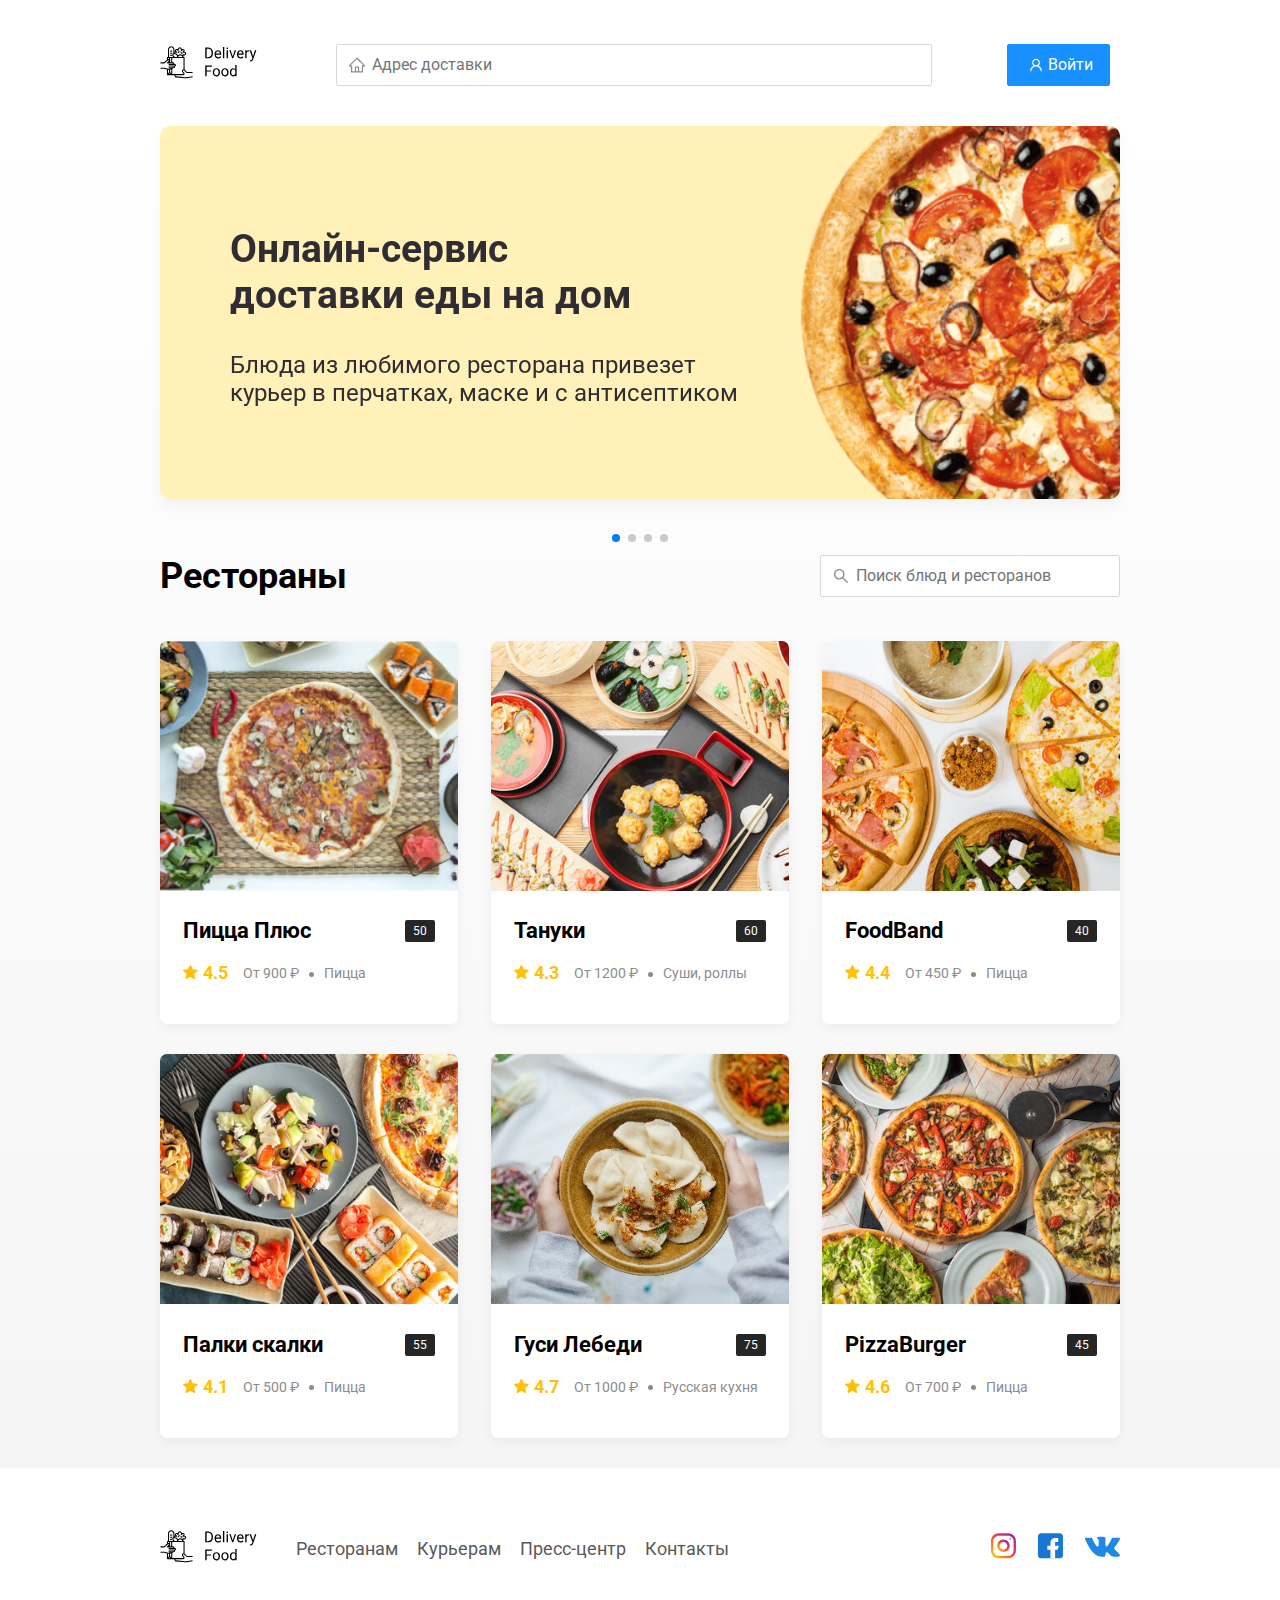
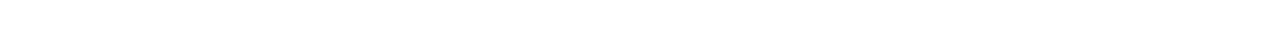
<file: index.html>
<!DOCTYPE html>
<html lang="ru">

<head>
    <meta charset="UTF-8"/>
    <meta name="viewport" content="width=device-width, initial-scale=1.0"/>
    <title>Delivery Food — доставка еды на дом</title>
    <link href="https://fonts.googleapis.com/css?family=Roboto:400,700&display=swap&subset=cyrillic" rel="stylesheet"/>
    <link rel="stylesheet" href="css/normalize.css"/>
    <link rel="stylesheet" href="css/style.css"/>
	<link rel="stylesheet" href="https://unpkg.com/swiper/swiper-bundle.min.css">
</head>

<body>
	<div class="container">
		<header class="header">
			<a class="logo">
				<img src="img/icon/logo.svg" alt="Logo"/>
			</a>
			<label class="address">
				<input type="text" class="input input-address" placeholder="Адрес доставки"/>
			</label>
			<div class="buttons">
				<span class="user-name"></span>
				<button class="button button-primary button-auth">
					<span class="button-auth-svg"></span>
					<span class="button-text">Войти</span>
				</button>
				<button class="button button-cart" id="cart-button">
					<span class="button-cart-svg"></span>
					<span class="button-text">Корзина</span>
				</button>
				<button class="button button-primary button-out">
					<span class="button-text">Выйти</span>
					<span class="button-out-svg"></span>
				</button>
			</div>
		</header>
	</div>
	<!-- /.container  -->

	<main class="main">
		<div class="container">
			<div class="swiper-container">
				<section class="container-promo swiper-wrapper">
					<section class="promo pizza swiper-slide">
						<h2 class="promo-title">Онлайн-сервис <br />доставки еды на дом</h2>
						<p class="promo-text">
							Блюда из любимого ресторана привезет курьер в перчатках, маске и с антисептиком
						</p>
					</section>
					<section class="promo kebab swiper-slide">
						<h2 class="promo-title">Шашлыки на майские <br> со скидкой 35%</h2>
						<p class="promo-text">
							Закажите шашлыки в любом ресторане до 10 мая и получите скидку по промокоду OMAGAD
						</p>
					</section>
					<section class="promo vegetables swiper-slide">
						<h2 class="promo-title">Скидка 20% на всю еду <br> по промокоду LOVE.JS</h2>
						<p class="promo-text">
							Блюдо из ресторана привезут вместе с двумя подарочными книгами по фронтенду
						</p>
					</section>
					<section class="promo sushi swiper-slide">
						<h2 class="promo-title">Сеты со скидкой до 30% <br> в ресторанах</h2>
						<p class="promo-text">
							Скидки на сеты до 30 мая по промокоду DADADA
						</p>
					</section>
				</section>
				<div class="swiper-pagination"></div>
				<!--<div class="swiper-button-prev"></div>
				<div class="swiper-button-next"></div>-->
			</div>
			<section class="restaurants">
				<div class="section-heading">
					<h2 class="section-title">Рестораны</h2>
					<label class="search">
						<input type="text" class="input input-search" placeholder="Поиск блюд и ресторанов"/>
					</label>
				</div>
				<div class="cards cards-restaurants">
					
				</div>
			</section>
			<section class="menu hide">
				<div class="section-heading">
					<h2 class="section-title restaurant-title">Пицца Плюс</h2>
					<div class="card-info">
						<div class="rating">
							4.5
						</div>
						<div class="price">От 900 ₽</div>
						<div class="category">Пицца</div>
					</div>
					<!-- /.card-info -->
				</div>
				<div class="cards cards-menu">
					
				</div>
				<!-- /.cards -->
			</section>

		</div>
		<!-- /.container -->
	</main>

	<footer class="footer">
		<div class="container">
			<div class="footer-block">
				<a href="#" class="logo footer-logo">
					<img src="img/icon/logo.svg" alt="Logo" />
				</a>
				<nav class="footer-nav">
					<a href="#" class="footer-link">Ресторанам </a>
					<a href="#" class="footer-link">Курьерам</a>
					<a href="#" class="footer-link">Пресс-центр</a>
					<a href="#" class="footer-link">Контакты</a>
				</nav>
				<div class="social-links">
					<a href="#" class="social-link"><img src="img/social/instagram.svg" alt="instagram"/></a>
					<a href="#" class="social-link"><img src="img/social/fb.svg" alt="facebook"/></a>
					<a href="#" class="social-link"><img src="img/social/vk.svg" alt="vk"/></a>
				</div>
				<!-- /.social-links -->
			</div>
			<!-- /.footer-block -->
		</div>
	</footer>

	<div class="modal modal-cart">
		<div class="modal-dialog">
			<div class="modal-header">
				<h3 class="modal-title">Корзина</h3>
				<button class="close">&times;</button>
			</div>
			<!-- /.modal-header -->
			<div class="modal-body">
				<div class="food-row">
					<span class="food-name">Ролл угорь стандарт</span>
					<strong class="food-price">250 ₽</strong>
					<div class="food-counter">
						<button class="counter-button">-</button>
						<span class="counter">1</span>
						<button class="counter-button">+</button>
					</div>
				</div>
				<!-- /.foods-row -->
				<div class="food-row">
					<span class="food-name">Ролл угорь стандарт</span>
					<strong class="food-price">250 ₽</strong>
					<div class="food-counter">
						<button class="counter-button">-</button>
						<span class="counter">1</span>
						<button class="counter-button">+</button>
					</div>
				</div>
				<!-- /.foods-row -->
				<div class="food-row">
					<span class="food-name">Ролл угорь стандарт</span>
					<strong class="food-price">250 ₽</strong>
					<div class="food-counter">
						<button class="counter-button">-</button>
						<span class="counter">1</span>
						<button class="counter-button">+</button>
					</div>
				</div>
				<!-- /.foods-row -->
				<div class="food-row">
					<span class="food-name">Ролл угорь стандарт</span>
					<strong class="food-price">250 ₽</strong>
					<div class="food-counter">
						<button class="counter-button">-</button>
						<span class="counter">1</span>
						<button class="counter-button">+</button>
					</div>
				</div>
				<!-- /.foods-row -->
			</div>
			<!-- /.modal-body -->
			<div class="modal-footer">
				<span class="modal-pricetag">1250 ₽</span>
				<div class="footer-buttons">
					<button class="button button-primary">Оформить заказ</button>
					<button class="button clear-cart">Отмена</button>
				</div>
			</div>
			<!-- /.modal-footer -->
		</div>
		<!-- /.modal-dialog -->
	</div>

	<div class="modal-auth">
		<div class="modal-dialog modal-dialog-auth">
			<button class="close-auth">&times;</button>
			<form id="logInForm">
				<fieldset class="modal-body">
					<legend class="modal-title">Авторизация</legend>
					<label class="label-auth">
						<span>Логин</span>
						<input id="login" type="text" placeholder = "Введите логин">
					</label>
					<label class="label-auth">
						<span>Пароль</span>
						<input id="password" type="password" placeholder = "Введите пароль">
					</label>
				</fieldset>
				<!-- /.modal-body -->
				<div class="modal-footer">
					<div class="footer-buttons">
						<button class="button button-primary button-login" type="submit">Войти</button>
					</div>
				</div>
			</form>
			<!-- /.modal-footer -->
		</div>
		<!-- /.modal-dialog -->
	</div>
	<script src="https://unpkg.com/swiper/swiper-bundle.min.js"></script>
	<script src="js/disableScroll.js"></script>
	<script src="js/main.js"></script>
</body>

</html>
</file>
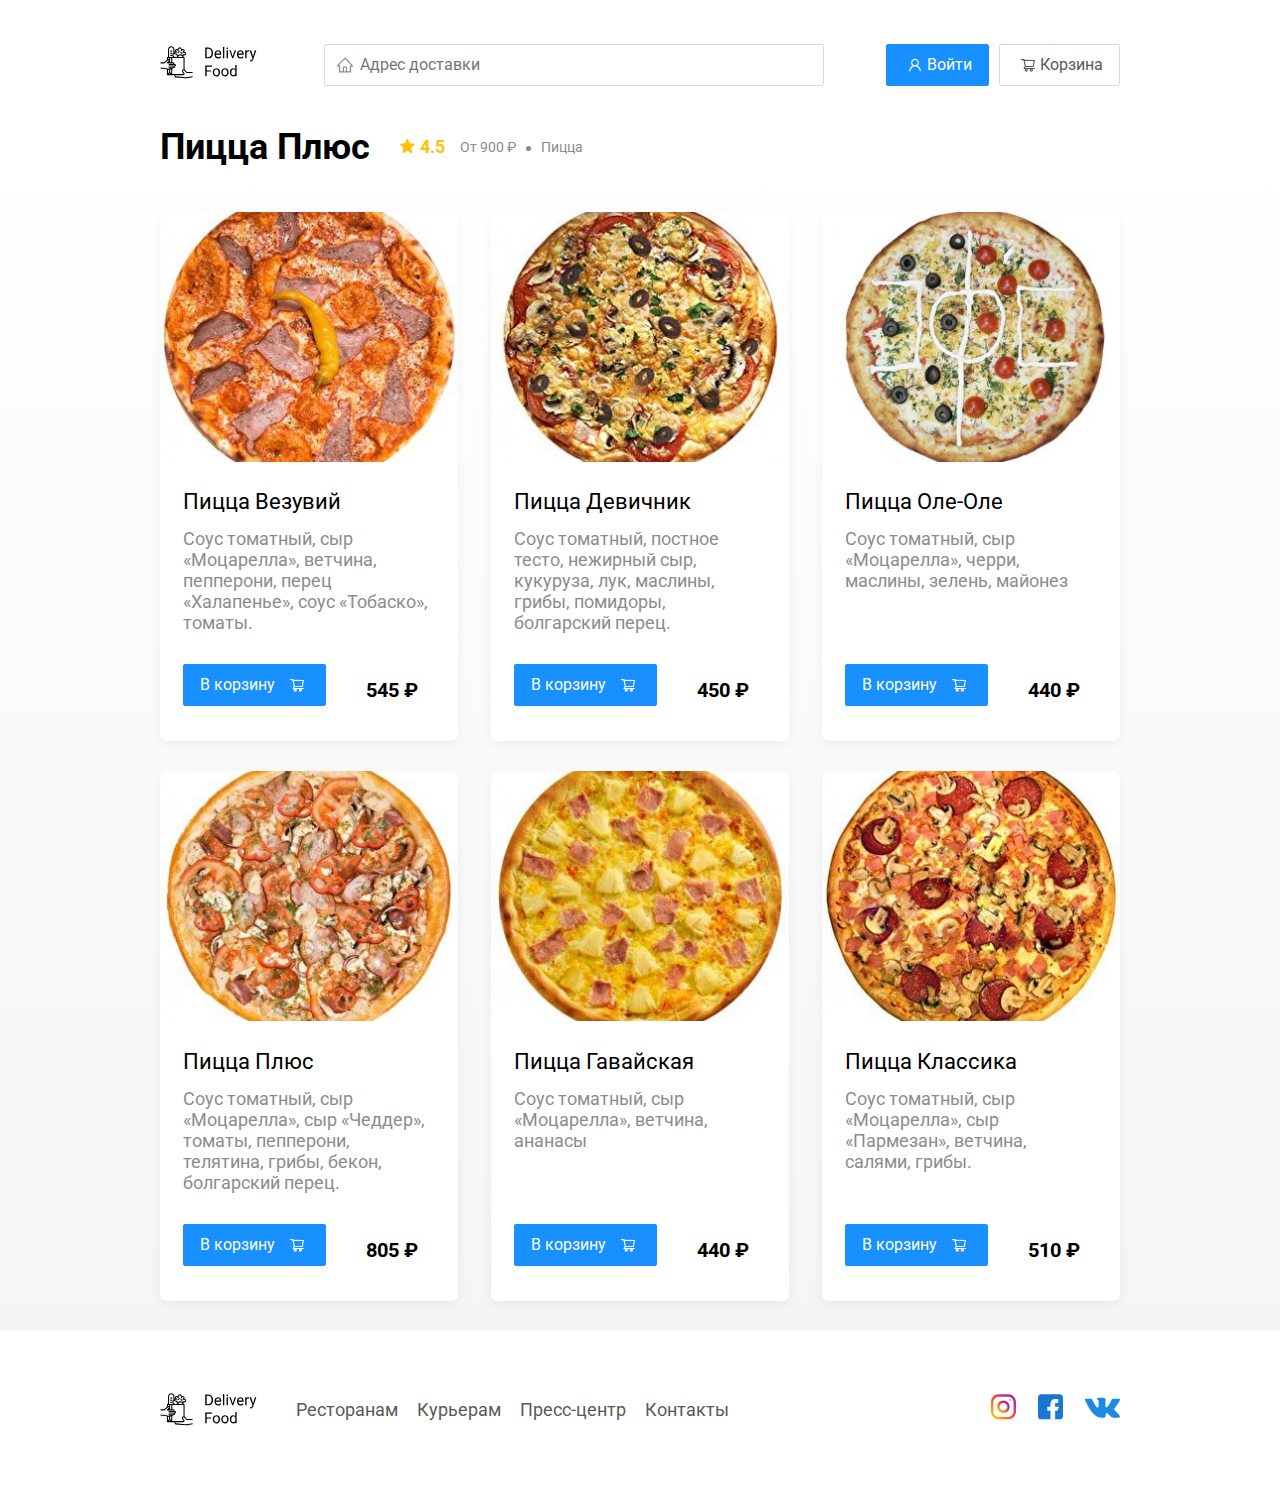
<file: restaurant.html>
<!DOCTYPE html>
<html lang="ru">
<head>
	<meta charset="UTF-8"/>
	<meta name="viewport" content="width=device-width, initial-scale=1.0"/>
	<title>PizzaBurger — доставка еды на дом</title>
	<link
			href="https://fonts.googleapis.com/css?family=Roboto:400,700&display=swap&subset=cyrillic"
			rel="stylesheet"
	/>
	<link rel="stylesheet" href="css/normalize.css"/>
	<link rel="stylesheet" href="css/style.css"/>
</head>
<body>
	<div class="container">
		<header class="header">
			<a href="index.html" class="logo">
				<img src="img/icon/logo.svg" alt="Logo"/>
			</a>
			<label class="address">
				<input type="text" class="input input-address" placeholder="Адрес доставки"/>
			</label>
			<div class="buttons">
				<button class="button button-primary button-auth">
					<span class="button-auth-svg"></span>
					<span class="button-text">Войти</span>
				</button>
				<button class="button" id="cart-button">
					<span class="button-cart-svg"></span>
					<span class="button-text">Корзина</span>
				</button>
			</div>
		</header>
	</div>
	<!-- /.container  -->

	<main class="main">
		<div class="container">
			<section class="menu">
				<div class="section-heading">
					<h2 class="section-title restaurant-title">Пицца Плюс</h2>
					<div class="card-info">
						<div class="rating">
							4.5
						</div>
						<div class="price">От 900 ₽</div>
						<div class="category">Пицца</div>
					</div>
					<!-- /.card-info -->
				</div>
				<div class="cards cards-menu">
					<div class="card">
						<img src="img/pizza-plus/pizza-vesuvius.jpg" alt="image" class="card-image"/>
						<div class="card-text">
							<div class="card-heading">
								<h3 class="card-title card-title-reg">Пицца Везувий</h3>
							</div>
							<!-- /.card-heading -->
							<div class="card-info">
								<div class="ingredients">Соус томатный, сыр «Моцарелла», ветчина, пепперони, перец
								                         «Халапенье», соус «Тобаско», томаты.
								</div>
							</div>
							<!-- /.card-info -->
							<div class="card-buttons">
								<button class="button button-primary button-add-cart">
									<span class="button-card-text">В корзину</span>
									<span class="button-cart-svg"></span>
								</button>
								<strong class="card-price-bold">545 ₽</strong>
							</div>
						</div>
						<!-- /.card-text -->
					</div>
					<!-- /.card -->

					<div class="card">
						<img src="img/pizza-plus/pizza-girls.jpg" alt="image" class="card-image"/>
						<div class="card-text">
							<div class="card-heading">
								<h3 class="card-title card-title-reg">Пицца Девичник</h3>
							</div>
							<!-- /.card-heading -->
							<div class="card-info">
								<div class="ingredients">Соус томатный, постное тесто, нежирный сыр, кукуруза, лук, маслины,
								                         грибы, помидоры, болгарский перец.
								</div>
							</div>
							<!-- /.card-info -->
							<div class="card-buttons">
								<button class="button button-primary button-add-cart">
									<span class="button-card-text">В корзину</span>
									<span class="button-cart-svg"></span>
								</button>
								<strong class="card-price-bold">450 ₽</strong>
							</div>
						</div>
						<!-- /.card-text -->
					</div>
					<!-- /.card -->

					<div class="card">
						<img src="img/pizza-plus/pizza-oleole.jpg" alt="image" class="card-image"/>
						<div class="card-text">
							<div class="card-heading">
								<h3 class="card-title card-title-reg">Пицца Оле-Оле</h3>
							</div>
							<!-- /.card-heading -->
							<div class="card-info">
								<div class="ingredients">Соус томатный, сыр «Моцарелла», черри, маслины, зелень, майонез
								</div>
							</div>
							<!-- /.card-info -->
							<div class="card-buttons">
								<button class="button button-primary button-add-cart">
									<span class="button-card-text">В корзину</span>
									<span class="button-cart-svg"></span>
								</button>
								<strong class="card-price-bold">440 ₽</strong>
							</div>
						</div>
						<!-- /.card-text -->
					</div>
					<!-- /.card -->

					<div class="card">
						<img src="img/pizza-plus/pizza-plus.jpg" alt="image" class="card-image"/>
						<div class="card-text">
							<div class="card-heading">
								<h3 class="card-title card-title-reg">Пицца Плюс</h3>
							</div>
							<!-- /.card-heading -->
							<div class="card-info">
								<div class="ingredients">Соус томатный, сыр «Моцарелла», сыр «Чеддер», томаты, пепперони,
								                         телятина, грибы, бекон, болгарский перец.
								</div>
							</div>
							<!-- /.card-info -->
							<div class="card-buttons">
								<button class="button button-primary button-add-cart">
									<span class="button-card-text">В корзину</span>
									<span class="button-cart-svg"></span>
								</button>
								<strong class="card-price-bold">805 ₽</strong>
							</div>
						</div>
						<!-- /.card-text -->
					</div>
					<!-- /.card -->

					<div class="card">
						<img src="img/pizza-plus/pizza-hawaiian.jpg" alt="image" class="card-image"/>
						<div class="card-text">
							<div class="card-heading">
								<h3 class="card-title card-title-reg">Пицца Гавайская</h3>
							</div>
							<!-- /.card-heading -->
							<div class="card-info">
								<div class="ingredients">Соус томатный, сыр «Моцарелла», ветчина, ананасы</div>
							</div>
							<!-- /.card-info -->
							<div class="card-buttons">
								<button class="button button-primary button-add-cart">
									<span class="button-card-text">В корзину</span>
									<span class="button-cart-svg"></span>
								</button>
								<strong class="card-price-bold">440 ₽</strong>
							</div>
						</div>
						<!-- /.card-text -->
					</div>
					<!-- /.card -->

					<div class="card">
						<img src="img/pizza-plus/pizza-classic.jpg" alt="image" class="card-image"/>
						<div class="card-text">
							<div class="card-heading">
								<h3 class="card-title card-title-reg">Пицца Классика</h3>
							</div>
							<!-- /.card-heading -->
							<div class="card-info">
								<div class="ingredients">Соус томатный, сыр «Моцарелла», сыр «Пармезан», ветчина, салями,
								                         грибы.
								</div>
							</div>
							<!-- /.card-info -->
							<div class="card-buttons">
								<button class="button button-primary button-add-cart">
									<span class="button-card-text">В корзину</span>
									<span class="button-cart-svg"></span>
								</button>
								<strong class="card-price-bold">510 ₽</strong>
							</div>
						</div>
						<!-- /.card-text -->
					</div>
					<!-- /.card -->
				</div>
				<!-- /.cards -->
			</section>
		</div>
		<!-- /.container -->
	</main>

	<footer class="footer">
		<div class="container">
			<div class="footer-block">
				<img src="img/icon/logo.svg" alt="logo" class="logo footer-logo"/>
				<nav class="footer-nav">
					<a href="#" class="footer-link">Ресторанам </a>
					<a href="#" class="footer-link">Курьерам</a>
					<a href="#" class="footer-link">Пресс-центр</a>
					<a href="#" class="footer-link">Контакты</a>
				</nav>
				<div class="social-links">
					<a href="#" class="social-link"><img src="img/social/instagram.svg" alt="instagram"/></a>
					<a href="#" class="social-link"><img src="img/social/fb.svg" alt="facebook"/></a>
					<a href="#" class="social-link"><img src="img/social/vk.svg" alt="vk"/></a>
				</div>
				<!-- /.social-links -->
			</div>
			<!-- /.footer-block -->
		</div>
	</footer>

	<div class="modal modal-cart">
		<div class="modal-dialog">
			<div class="modal-header">
				<h3 class="modal-title">Корзина</h3>
				<button class="close">&times;</button>
			</div>
			<!-- /.modal-header -->
			<div class="modal-body">
				<div class="food-row">
					<span class="food-name">Ролл угорь стандарт</span>
					<strong class="food-price">250 ₽</strong>
					<div class="food-counter">
						<button class="counter-button">-</button>
						<span class="counter">1</span>
						<button class="counter-button">+</button>
					</div>
				</div>
				<!-- /.foods-row -->
				<div class="food-row">
					<span class="food-name">Ролл угорь стандарт</span>
					<strong class="food-price">250 ₽</strong>
					<div class="food-counter">
						<button class="counter-button">-</button>
						<span class="counter">1</span>
						<button class="counter-button">+</button>
					</div>
				</div>
				<!-- /.foods-row -->
				<div class="food-row">
					<span class="food-name">Ролл угорь стандарт</span>
					<strong class="food-price">250 ₽</strong>
					<div class="food-counter">
						<button class="counter-button">-</button>
						<span class="counter">1</span>
						<button class="counter-button">+</button>
					</div>
				</div>
				<!-- /.foods-row -->
				<div class="food-row">
					<span class="food-name">Ролл угорь стандарт</span>
					<strong class="food-price">250 ₽</strong>
					<div class="food-counter">
						<button class="counter-button">-</button>
						<span class="counter">1</span>
						<button class="counter-button">+</button>
					</div>
				</div>
				<!-- /.foods-row -->
			</div>
			<!-- /.modal-body -->
			<div class="modal-footer">
				<span class="modal-pricetag">1250 ₽</span>
				<div class="footer-buttons">
					<button class="button button-primary">Оформить заказ</button>
					<button class="button clear-cart">Отмена</button>
				</div>
			</div>
			<!-- /.modal-footer -->
		</div>
		<!-- /.modal-dialog -->
	</div>


	<script src="js/main.js"></script>
</body>
</html>
</file>
<file: css/style.css>
* {
    box-sizing: border-box;
}

body {
    font-family: "Roboto", sans-serif;
    padding-top: 44px;
}

a,
button {
    cursor: pointer;
    color: inherit;
}

.hide {
    display: none;
}

.container {
    max-width: 1200px;
    margin: auto;
}

.header {
    display: flex;
    align-items: center;
    justify-content: space-between;
    margin-bottom: 40px;
}

.input {
    background-color: #ffffff;
    border: 1px solid #d9d9d9;
    border-radius: 2px;
    font-size: 16px;
    line-height: 24px;
    padding: 8px 8px 8px 35px;
    background-repeat: no-repeat;
    background-position: left 11px center;
}

.address {
    flex: 0.8;
}

.input-address {
    width: 100%;
    background-image: url(../img/icon/home.svg);
}

.search {
    margin-left: auto;
}

.input-search {
    width: 300px;
    background-image: url(../img/icon/search.svg);

}

.buttons {
    display: flex;
    align-items: center;
}

.button {
    display: flex;
    align-items: center;
    padding: 8px 16px;
    background: #ffffff;
    border: 1px solid #d9d9d9;
    box-sizing: border-box;
    box-shadow: 0 0 2px rgba(0, 0, 0, 0.0015);
    border-radius: 2px;
    color: #595959;
    font-size: 16px;
    line-height: 24px;
}

.button:hover {
    background: #1890ff;
    border: 1px solid #1890ff;
    color: #fff;
}


.button-primary {
    background: #1890ff;
    border: 1px solid #1890ff;
    color: #fff;
    margin-right: 10px;
}

.button-primary:hover {
    background: #ffffff;
    border: 1px solid #d9d9d9;
    color: #595959;
}

.button-icon {
    margin-right: 6px;
}

.button-card-text {
    margin-right: 10px;
}

.button-auth {
    background-position: 20px 13px;
}

.button-primary .button-auth-svg {
    width: 24px;
    height: 24px;
    background-color: #fff;
    -webkit-mask: url("../img/icon/user.svg") no-repeat 50% 50%;
    mask: url("../img/icon/user.svg") no-repeat 50% 50%;
    background-repeat: no-repeat;
}

.button-primary:hover .button-auth-svg {
    background-color: #595959;
}

.button .button-cart-svg {
    width: 24px;
    height: 24px;
    background-color: #595959;
    -webkit-mask: url("../img/icon/shopping-cart.svg") no-repeat 50% 50%;
    mask: url("../img/icon/shopping-cart.svg") no-repeat 50% 50%;
    background-repeat: no-repeat;
}

.button-primary .button-cart-svg {
    background-color: #fff;
}

.button:hover .button-cart-svg {
    background-color: #fff;
}

.button-primary:hover .button-cart-svg {
    background-color: #595959;
}

.button-cart {
    display: none;
    margin: 0 5px;
}

.button-out {
    display: none;
    margin: 0 5px;
}

.user-name {
    display: none;
    margin-right: 20px;
    font-weight: bold;
    font-size: 18px;
}

.promo-slider {

    width: 600px;
    height: 300px;

}

.promo {
    box-shadow: 0 7px 12px rgba(158, 158, 163, 0.1);
    border-radius: 10px;
    padding: 68px 70px;
    margin-bottom: 56px;
}

.pizza {
    background: #fff1b8 url(../img/promo/pizza.png) no-repeat top -100px right -250px / 830px
}

.kebab {
    background: #D6E4FF url(../img/promo/kebab.png) no-repeat top 45px right 40px / 450px;
}

.vegetables {
    background: #FFF566 url(../img/promo/vegetables.png) no-repeat top 0 right 0 / 825px
}

.sushi {
    background: #FFF1F0 url(../img/promo/sushi.png) no-repeat top 10px right 15px / 500px
}

.promo-title {
    font-style: normal;
    font-weight: bold;
    font-size: 39px;
    line-height: 46px;
    color: #302c34;
}

.promo-text {
    font-style: normal;
    font-weight: normal;
    font-size: 24px;
    line-height: 28px;
    color: #302c34;
    max-width: 538px;
}

.main {
    background: linear-gradient(180deg, rgba(245, 245, 245, 0) 1.04%, #f5f5f5 100%);
}

.section-heading {
    display: flex;
    align-items: center;
    margin-bottom: 44px;
}

.section-title {
    font-style: normal;
    font-weight: bold;
    font-size: 36px;
    line-height: 42px;
    margin: 0 30px 0 0;
    color: #000000;
}

.cards {
    display: flex;
    align-items: flex-start;
    justify-content: space-between;
    flex-wrap: wrap;
}

.card {
    background: #ffffff;
    box-shadow: 0 4px 12px rgba(0, 0, 0, 0.05);
    border-radius: 7px;
    overflow: hidden;
    margin-bottom: 30px;
    flex-basis: 31%;
    text-decoration: none;

}

.card-restaurant {
    cursor: pointer
}

.card-image {
    width: 100%;
    height: 250px;
    object-fit: cover;
}


.card-text {
    padding: 20px 23px 35px;
    min-height: 275px;
    display: flex;
    flex-direction: column;
}



.restaurants .card-text {
    min-height: auto;
}

.card-heading {
    display: flex;
    align-items: center;
    justify-content: space-between;
    margin-bottom: 10px;
}

.card-title {
    margin: 0;
    font-style: normal;
    font-weight: bold;
    font-size: 22px;
    line-height: 32px;
}

.card-title-reg {
    font-weight: 400;
}

.card-tag {
    font-style: normal;
    font-weight: normal;
    font-size: 12px;
    line-height: 20px;
    color: #ffffff;
    background: #262626;
    border-radius: 2px;
    padding: 1px 8px;
}

.card-info {
    display: flex;
    align-items: center;
    flex-wrap: wrap;
}

.card-buttons {
    display: flex;
    margin-top: 24px;
    flex-grow: 1;
    align-items: flex-end;
}

.card-price-bold {
    font-weight: bold;
    font-size: 20px;
    line-height: 32px;
    margin-left: 30px;
}

.rating {
    background-image: url("../img/icon/rating.svg");
    background-repeat: no-repeat;
    background-position: 0 7px;
    padding-left: 20px;
    margin-right: 26px;
    color: #ffc107;
    font-weight: bold;
    font-size: 18px;
    line-height: 32px;
}

.price,
.category {
    color: #8c8c8c;
    font-size: 18px;
    line-height: 32px;
}

.price {
    margin-right: 10px;
}

.ingredients {
    color: #8c8c8c;
    font-size: 18px;
    line-height: 21px;
}

.category {
    text-overflow: ellipsis;
    overflow: hidden;
    white-space: nowrap;
    max-width: 150px;
}

.price:after {
    content: "";
    width: 5px;
    height: 5px;
    background-color: #8c8c8c;
    display: inline-block;
    vertical-align: middle;
    border-radius: 50%;
    margin-left: 10px;
}

.footer {
    padding: 60px 0;
}

.footer-block {
    display: flex;
    align-items: center;
    justify-content: space-between;
}

.footer-nav {
    margin-left: 35px;
    margin-right: auto;
}

.footer-link {
    display: inline-block;
    color: #595959;
    font-style: normal;
    font-weight: normal;
    font-size: 18px;
    line-height: 21px;
    text-decoration: none;
}

.footer-link:not(:last-child) {
    margin-right: 15px;
}

.social-links {
    display: flex;
    align-items: center;
}

.social-link:not(:last-child) {
    margin-right: 21px;
}

.modal {
    position: fixed;
    left: 0;
    top: 0;
    width: 100%;
    height: 100%;
    background: rgba(0, 0, 0, 0.4);
    display: none;
    z-index: 999;
}

.modal-auth {
    position: fixed;
    left: 0;
    top: 0;
    width: 100%;
    height: 100%;
    background: rgba(0, 0, 0, 0.4);
    display: none;
    z-index: 999;
}

.is-open {
    display: flex;
}

.modal-dialog {
    max-width: 780px;
    width: 95%;
    background: #ffffff;
    border-radius: 5px;
    margin: auto;
    padding: 40px 45px;
}

.modal-dialog-auth {
    width: auto;
    position: relative;
}

.label-auth {
    display: block;
    margin: 30px;
}

.label-auth span {
    width: 80px;
    display: inline-block;
}

.modal-header {
    display: flex;
    align-items: center;
    justify-content: space-between;
    margin-bottom: 45px;
}

.modal-title {
    margin: 0;
    font-weight: bold;
    font-size: 36px;
    line-height: 42px;
}

.close {
    font-size: 36px;
    border: none;
    background-color: transparent;
}

.close-auth {
    font-size: 36px;
    border: none;
    background-color: transparent;
    position: absolute;
    top: 10px;
    right: 20px;
}

.modal-body {
    margin-bottom: 22px;
}

.food-row {
    display: flex;
    align-items: flex-start;
    justify-content: space-between;
    padding-bottom: 8px;
    border-bottom: 1px solid #d9d9d9;
    margin-bottom: 15px;
}

.food-name {
    font-weight: normal;
    font-size: 18px;
    line-height: 32px;
}

.food-price {
    margin-left: auto;
    margin-right: 47px;
    font-weight: bold;
    font-size: 20px;
    line-height: 32px;
}

.food-counter {
    display: flex;
    align-items: center;
}

.counter-button {
    display: flex;
    align-items: center;
    justify-content: center;
    width: 39px;
    height: 32px;
    background: #ffffff;
    border: 1px solid #40a9ff;
    box-sizing: border-box;
    border-radius: 2px;
    font-weight: normal;
    font-size: 14px;
    line-height: 22px;
    color: #40a9ff;
}

.counter-button:hover {
    background: #40a9ff;
    border: 1px solid #ffffff;
    color: #ffffff;
}

.counter {
    font-size: 16px;
    line-height: 24px;
    margin-left: 10px;
    margin-right: 10px;
}

.modal-footer {
    display: flex;
    align-items: center;
    justify-content: space-between;
}

.modal-auth .modal-footer {
    justify-content: flex-end;
}

.footer-buttons {
    display: flex;
    align-items: center;
}

.modal-pricetag {
    background: #262626;
    border-radius: 5px;
    color: #ffffff;
    padding: 15px 20px;
    font-size: 20px;
    line-height: 23px;
}

@media (max-width: 1366px) {
    .container {
        max-width: 960px;
    }

    .pizza {
        background-position: center right -300px;
        background-size: 750px;
    }


    .kebab {
        background-position: top -5px right -93px;
        background-size: 530px;
    }

    .vegetables {
        background-position: top 0 right -93px;
        background-size: 820px;
    }

    .sushi {
        background-position: center right -90px;
    }

    .rating {
        margin-right: 15px;
    }

    .category,
    .price {
        font-size: 14px;
    }
}

@media (max-width: 992px) {
    .container {
        max-width: 750px;
    }



    .pizza {
        padding: 50px;
        background-size: 500px;
        background-position: center right -200px;
    }


    .kebab {
        background-position: top 55px right -100px;
        background-size: 385px;
    }

    .vegetables {
        background-position: top 0 right -280px;
        background-size: 810px;
    }

    .sushi {
        background-position: top 30px right -175px;
    }



    .promo-text {
        font-size: 18px;
        max-width: 400px;
    }

    .card {
        flex-basis: 49%;
    }

    .footer-link {
        font-size: 16px;
    }
}

@media (max-width: 768px) {
    .container {
        max-width: 560px;
    }

    .card-info {
        flex-wrap: wrap;
    }

    .card .rating {
        flex-basis: 100%;
    }

    .card-title {
        font-size: 18px;
    }

    .card-text {
        min-height: 290px;
    }

    .card-price-bold {
        margin-left: 20px;
    }


    .pizza {
        background-size: 400px;
        background-position: bottom 50px right -200px;
    }


    .kebab {
        background-position: top -5px right -74px;
        background-size: 300px;
    }

    .vegetables {
        background-position: top 0 right -240px;
        background-size: 702px;
    }

    .sushi {
        background-position: top -24px right -75px;
        background-size: 302px;
    }

    .promo-title {
        font-size: 24px;
        line-height: 1.4;
    }

    .promo-text {
        margin-top: 0;
    }
}

@media (max-width: 578px) {
    .container {
        width: 90%;
    }

    .address {
        min-width: 100%;
        order: 1;
    }

    .header {
        flex-wrap: wrap;
    }

    .input-address {
        margin-top: 15px;
        order: 5;
        flex: 1;
    }

    .promo {
        background-image: none;
    }

    .promo-title {
        margin-bottom: 10px;
    }

    .section-title {
        font-size: 20px;
    }

    .card {
        flex-basis: 100%;
    }

    .card-text {
        min-height: auto;
    }

    .card-image {
        width: 100%;
    }

    .footer {
        padding: 30px 0;
    }

    .footer-block {
        align-items: flex-start;
    }

    .footer-nav {
        margin-left: 0;
        margin-right: 0;
        order: 0;
        display: flex;
        flex-direction: column;
    }

    .footer-logo {
        margin-right: 15px;
        order: 1;
    }

    .social-links {
        order: 2;
    }
}

@media (max-width: 480px) {
    .button-text {
        display: none;
    }

    .button-icon {
        margin: 0;
    }

    .user-name {
        margin: 10px;

    }

    .buttons {
        flex-wrap: wrap;
        margin-left: auto;
    }

    .button {
        min-height: 40px;
        padding: 5px 12px;

    }

    .button-out-svg {
        width: 24px;
        height: 24px;
        background-color: #fff;
        -webkit-mask: url(../img/icon/logout.svg) no-repeat 50% 50%;
        mask: url(../img/icon/logout.svg) no-repeat 50% 50%;
        background-repeat: no-repeat;
        -webkit-mask-size: 20px;
        mask-size: 20px;
    }

    .promo {
        padding: 20px;
    }

    .section-heading {
        flex-wrap: wrap;
    }

    .footer-block {
        flex-wrap: wrap;
        flex-direction: column;
        align-items: center;
    }

    .footer-logo {
        order: 0;
        margin-bottom: 20px;
    }

    .footer-nav {
        margin-bottom: 20px;
        text-align: center;
    }

    .footer-link:not(:last-child) {
        margin-right: 0;
    }
}
</file>
